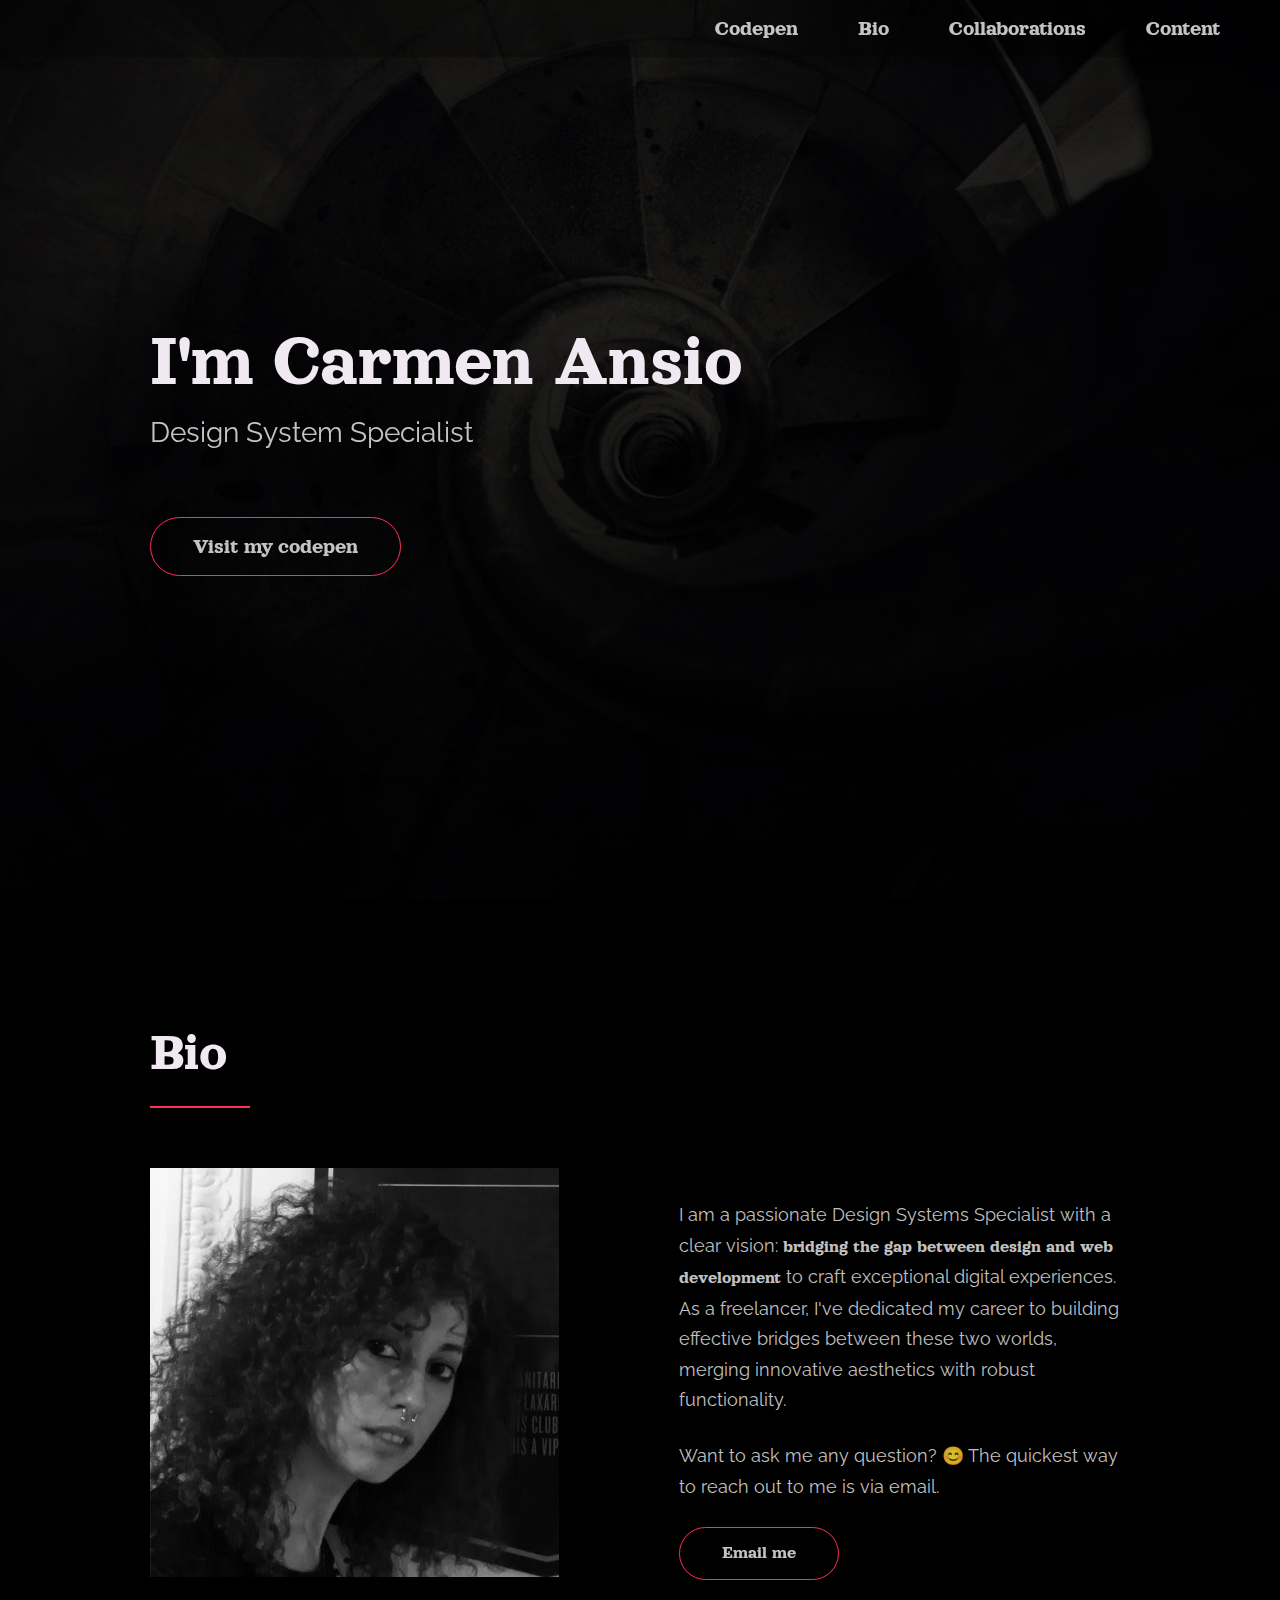
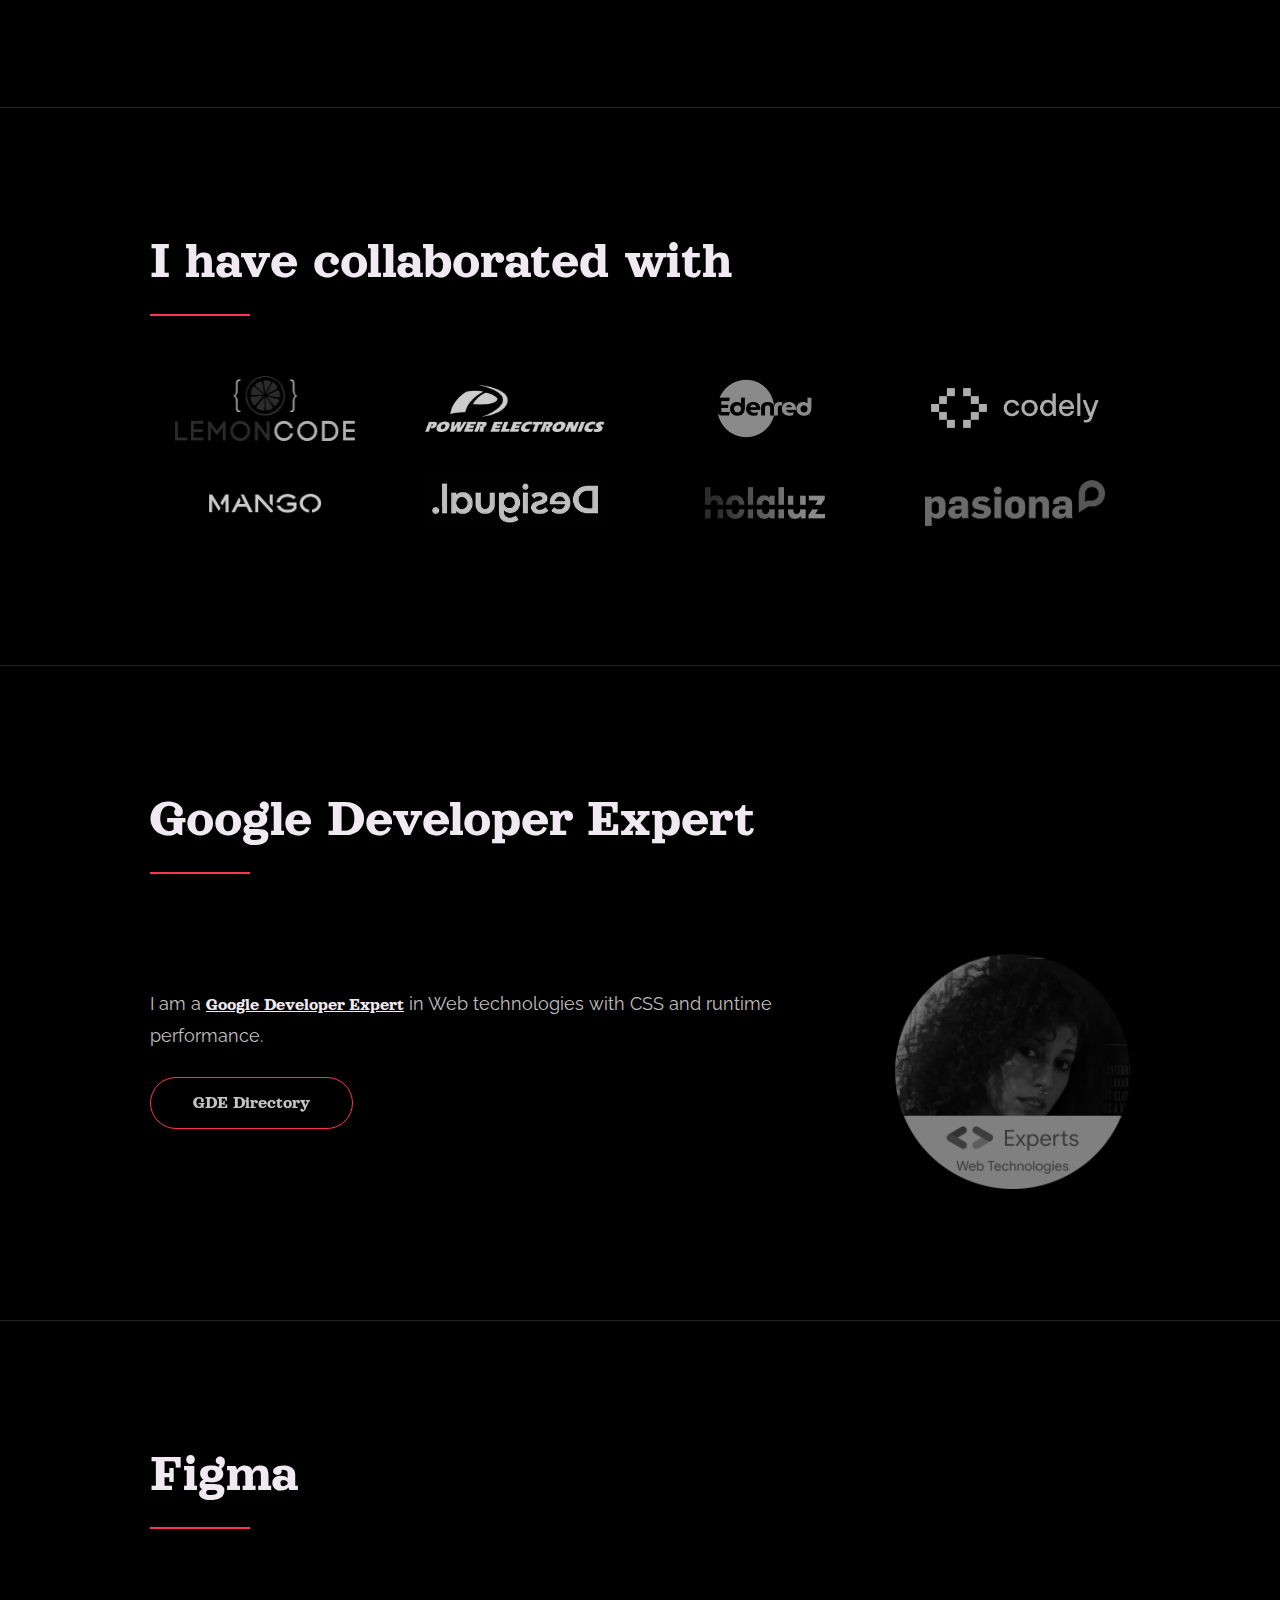
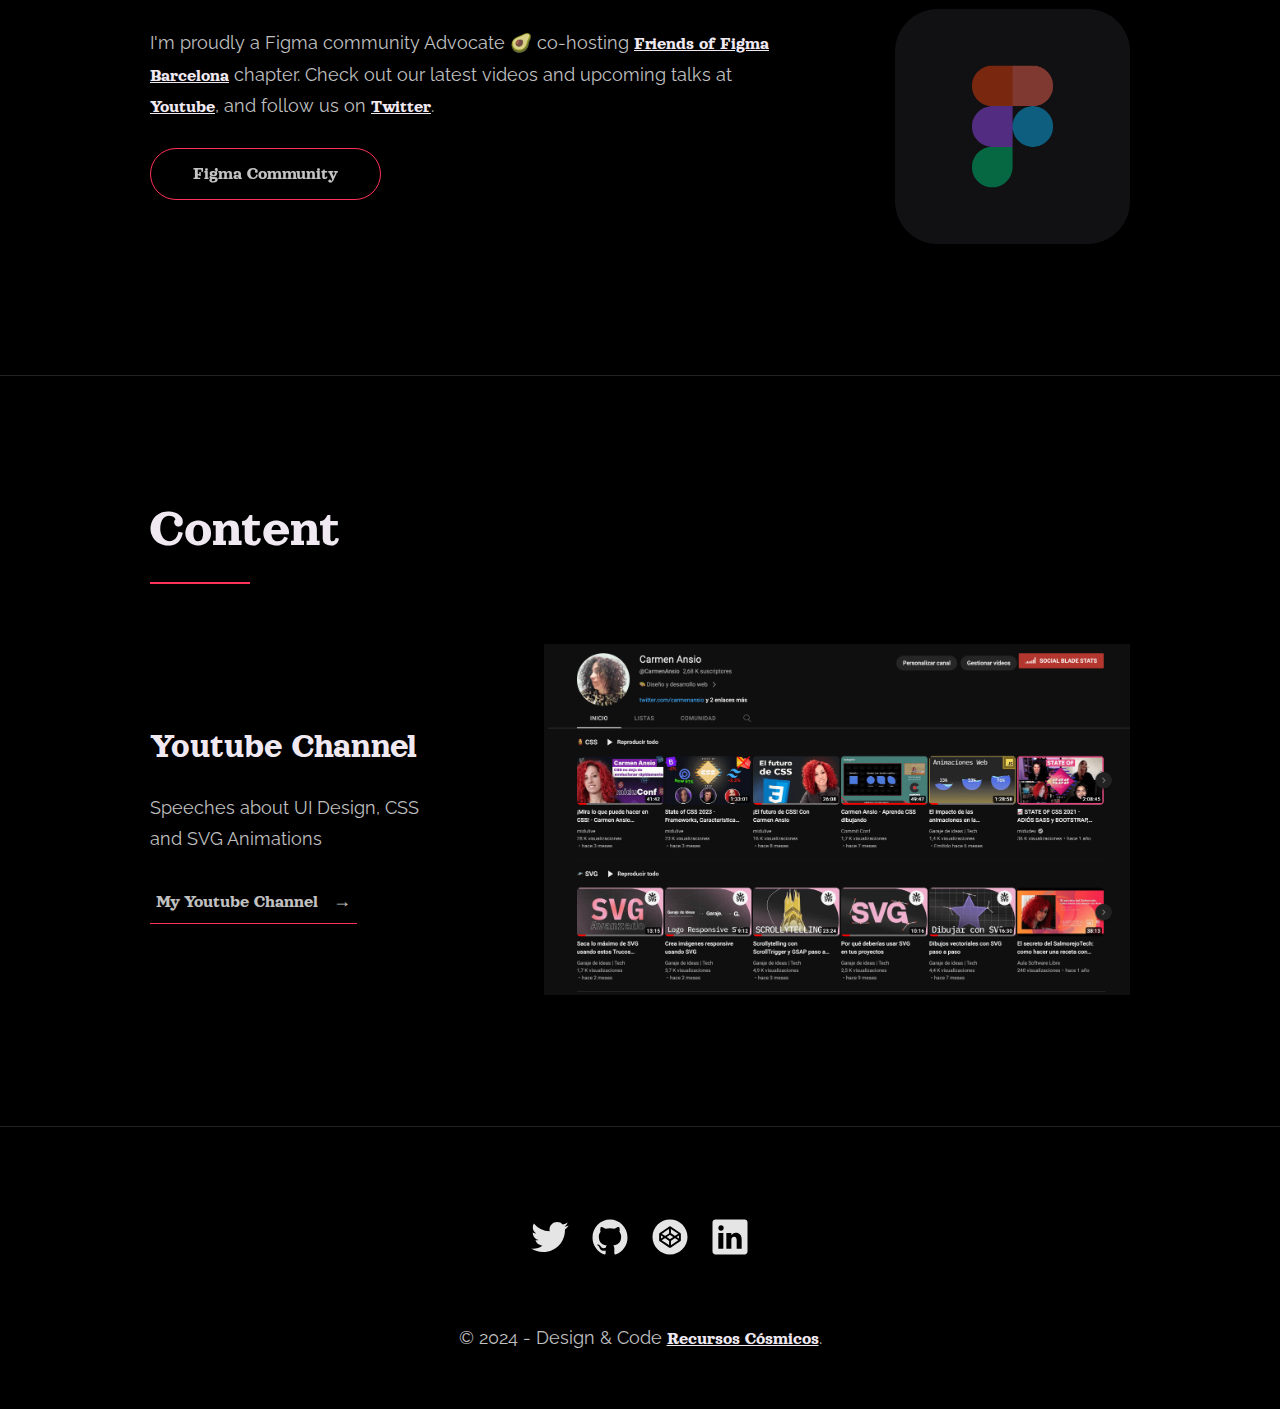
<file: index.html>
<!DOCTYPE html>
<html lang="es">

<head>
  <meta charset="UTF-8" />
  <meta name="viewport" content="width=device-width, initial-scale=1.0" />
  <link rel="shortcut icon" type="image/png" href="./images/favicon.png" />
  <title>Carmen Ansio | UX Engineer | Barcelona, Catalunya.</title>
  <meta name="description" content="Hi, I'm Carmen, UX Engineer, Design System Consultant and CSS lover" />
  <meta name="keywords" content="Carmen Ansio, designer, coder, CSS, SVG, UI, UX" />
  <link rel="stylesheet" href="https://cdnjs.cloudflare.com/ajax/libs/font-awesome/4.7.0/css/font-awesome.min.css" />
  <link rel="stylesheet" href="index.css" />
  <script src="https://ajax.googleapis.com/ajax/libs/jquery/3.6.0/jquery.min.js"></script>
</head>

<body>
  <header class="header" role="banner" id="top">
    <div class="row navbar">
      <button type="button" class="nav__button">&#9776;</button>
      <input type="checkbox" class="nav__button-checkbox" />
      <nav class="nav" role="navigation">
        <ul class="nav__items">
          <li class="nav__item">
            <a href="https://codepen.io/carmenansio" class="nav__link">Codepen</a>
          </li>
          <li class="nav__item">
            <a href="#bio" class="nav__link">Bio</a>
          </li>
          <li class="nav__item">
            <a href="#clients" class="nav__link">Collaborations</a>
          </li>
          <li class="nav__item">
            <a href="#content" class="nav__link">Content</a>
          </li>
        </ul>
      </nav>
    </div>
    <div class="header__text-box row">
      <div class="header__text">
        <h1 class="heading-primary">
          I'm Carmen Ansio
        </h1>
        <p>Design System Specialist</p>
        <a href="https://codepen.io/carmenansio" class="btn">Visit my codepen</a>
      </div>
    </div>
  </header>

  <main role="main">
    <section class="bio" id="bio">
      <div class="row">
        <h2>Bio</h2>
        <div class="bio__content">
          <div class="bio__text">
            <p>
              I am a passionate Design Systems Specialist with a clear vision: <span class="bridge">bridging the gap
                between design and web development</span> to craft exceptional digital experiences. As a freelancer,
              I've dedicated my career
              to
              building effective bridges between these two worlds, merging innovative aesthetics with robust
              functionality.
            </p>
            <p>
              Want to ask me any question? 😊 The quickest way to reach out to
              me is via email.
            </p>
            <a href="mailto:hola@carmenansio.dev" class="btn">Email me</a>
          </div>

          <div class="bio__photo-container">
            <img class="bio__photo" src="./images/carmenansio.jpg" alt="" />
          </div>
        </div>
      </div>
    </section>



    <section class="client" id="clients">
      <div class="row">
        <h2>I have collaborated with</h2>
        <div class="client__logos">
          <ul>
            <li>
              <img src="./images/lemoncode.png" class="client__logo" alt="Lemoncode Logo" />
            </li>
            <li>
              <img src="./images/power.png" class="client__logo" alt="Power Electronics Logo" />
            </li>
            <li>
              <img src="./images/edenred.png" class="client__logo" alt="Edenred Logo" />
            </li>
            <li>
              <img src="./images/codely.png" class="client__logo" alt="Codely TV logo" />
            </li>
            <li>
              <img src="./images/mango.png" class="client__logo" alt="Mango logo" />
            </li>
            <li>
              <img src="./images/desigual.png" class="client__logo" alt="Desigual logo" />
            </li>
            <li>
              <img src="./images/holaluz.png" class="client__logo holaluz" alt="Holaluz logo" />
            </li>
            <li>
              <img src="./images/pasiona.png" class="client__logo" alt="Pasiona logo" />
            </li>
          </ul>
        </div>
      </div>
    </section>

    <section class="gde" id="gde">
      <div class="row">
        <h2>Google Developer Expert</h2>
        <div class="gde__content">
          <div class="gde__text">
            <p>
              I am a
              <a href="https://developers.google.com/community/experts">Google Developer Expert</a>
              in Web technologies with CSS and runtime performance.
            </p>
            <a href="https://developers.google.com/community/experts/directory?hl=es-419&text=Carmen" class="btn">GDE
              Directory</a>
          </div>

          <div class="gde__photo-container">
            <a href="https://developers.google.com/community/experts">
              <img class="gde__photo" src="./images/badge.png" alt="Figma logo" />
            </a>
          </div>
        </div>
      </div>
    </section>

    <section class="fof" id="fof">
      <div class="row">
        <h2>Figma</h2>
        <div class="fof__content">
          <div class="fof__text">
            <p>
              I'm proudly a Figma community Advocate 🥑 co-hosting
              <a href="https://friends.figma.com/barcelona/">Friends of Figma Barcelona</a>
              chapter. Check out our latest videos and upcoming talks at
              <a href="https://www.youtube.com/c/FOFBarcelona">Youtube</a>,
              and follow us on
              <a href="https://twitter.com/fof_barcelona">Twitter</a>.
            </p>
            <a href="https://www.figma.com/community/explore" class="btn">Figma Community</a>
          </div>

          <div class="fof__photo-container">
            <a href="https://www.figma.com/">
              <img class="fof__photo" src="./images/figma.png" alt="Figma logo" />
            </a>
          </div>
        </div>
      </div>
    </section>
    <section class="content" id="content">
      <div class="row">
        <h2>Content</h2>
        <div class="content__boxes">
          <div class="content__box">
            <div class="content__text">
              <h3>Youtube Channel</h3>
              <p>Speeches about UI Design, CSS and SVG Animations</p>
              <div class="content__links">
                <a href="https://www.youtube.com/carmenansio" target="_blank" class="link__text">
                  My Youtube Channel <span>&rarr;</span>
                </a>
              </div>
            </div>
            <div class="content__image-box">
              <a href="https://www.youtube.com/carmenansio"">
                <img src=" ./images/youtube.png" class="content__image" alt="Youtube Channel" />
              </a>
            </div>
          </div>
        </div>
      </div>
    </section>
  </main>

  <footer role="contentinfo" class="footer">
    <div class="row">
      <ul class="footer__social-links">
        <li class="footer__social-link-item">
          <a href="https://twitter.com/carmenansio/" title="Link to Twitter Profile">
            <img src="./images/twitter.svg" class="footer__social-image" alt="Twitter" />
          </a>
        </li>
        <li class="footer__social-link-item">
          <a href="https://github.com/carmenansio/" title="Link to Github Profile">
            <img src="./images/github.svg" class="footer__social-image" alt="Github" />
          </a>
        </li>
        <li class="footer__social-link-item">
          <a href="https://codepen.io/carmenansio" title="Link to Codepen Profile">
            <img src="./images/codepen.svg" class="footer__social-image" alt="Codepen" />
          </a>
        </li>
        <li class="footer__social-link-item">
          <a href="https://www.linkedin.com/in/carmenansio/">
            <img src="./images/linkedin.svg" title="Link to Linkedin Profile" class="footer__social-image"
              alt="Linkedin" />
          </a>
        </li>
      </ul>
      <p>
        &copy; 2024 - Design & Code
        <a href="https://www.recursoscosmicos.com" class="link">Recursos Cósmicos</a>.
      </p>
    </div>
  </footer>

  <a href="#top" class="back-to-top" title="Back to Top">
    <img src="./images/arrow-up.svg" alt="Back to Top" class="back-to-top__image" />
  </a>
  <script src="./index.js"></script>
</body>

</html>
</file>
<file: index.css>
/* --------------------------------------- */


/* ----- Basic Setup ----- */


/* --------------------------------------- */

@import url('https://fonts.googleapis.com/css2?family=Orelega+One&display=swap');
@import url('https://fonts.googleapis.com/css2?family=Raleway&display=swap');
* {
    margin: 0;
    padding: 0;
    box-sizing: inherit;
}

:root {
    --font-size-small: 1.8rem;
    --font-size-normal: 2.2rem;
    --font-size-medium: 2.8rem;
    --font-size-medium-1: 3.6rem;
    --font-size-large: 5.5rem;
    --font-size-huge: 7.5rem;
    --font-stack: 'Raleway', sans-serif;
    --font-heading: 'Orelega One', sans-serif;
    --line-height-normal: 1.7;
    --line-height-small: 1.2;
    --black: #000;
    --pink: #ff3258;
    --white: #f0e9f2;
    --white-1: #e5e5e6da;
    --container-max-width: 1180px;
    --container-normal-width: 800px;
    --container-medium-width: 700px;
    --container-small-width: 500px;
    --gutter-huge: 12rem;
    --gutter-medium: 6rem;
    --gutter-normal: 3rem;
    --gutter-small-1: 2.5rem;
    --gutter-small: 2rem;
    --border-light: 1px solid rgb(36, 35, 35);
}

html {
    font-size: 62.5%;
    /* (16/10)*100 = 62.5% => 1rem = 10px */
    box-sizing: border-box;
    scroll-behavior: smooth;
}

@media(max-width: 1000px) {
    html {
        font-size: 52%;
    }
}

body {
    font-size: var(--font-size-small);
    font-family: var(--font-stack);
    font-weight: 400;
    color: var(--white-1);
    line-height: var(--line-height-normal);
    background: var(--black);
    overflow-x: hidden;
}

.row {
    max-width: var(--container-max-width);
    margin: 0 auto;
}

@media(max-width: 1340px) {
    .row {
        max-width: 1100px;
    }
}

@media(max-width: 2560px) {
    .row {
        padding: 0 var(--gutter-medium);
    }
}

@media(max-width: 600px) {
    .row {
        padding: 0 var(--gutter-normal);
    }
}

@media(max-width: 600px) {
    .row {
        padding: 0 var(--gutter-small);
    }
}

section {
    padding: var(--gutter-huge) 0;
    border-bottom: var(--border-light);
}

img {
    object-fit: contain;
    max-width: 100%;
}

img.bio__photo {
    filter: grayscale(1);
}

/* --------------------------------------- */


/* ----- Headlines and Paragraphs ----- */


/* --------------------------------------- */

h1,
h2,
h3 {
    font-family: var(--font-heading);
    font-weight: 400;
    line-height: var(--line-height-small);
    color: var(--white);
}

.heading-primary {
    line-height: 1;
    font-size: var(--font-size-huge);
    font-weight: 400;
}

@media(max-width: 900px) {
    .heading-primary {
        font-size: 6.5rem;
    }
}

h2 {
    font-size: var(--font-size-large);
    margin-bottom: var(--gutter-medium);
}

h2::after {
    content: '';
    display: block;
    height: 2px;
    width: 10rem;
    background: var(--pink);
    margin: var(--gutter-small) 0;
}

h3 {
    font-size: var(--font-size-medium-1);
    margin-bottom: var(--gutter-small);
}

@media(max-width: 500px) {
    .heading-primary {
        font-size: var(--font-size-large);
    }
    h2 {
        font-size: var(--font-size-medium-1);
    }
    h3 {
        font-size: var(--font-size-medium);
    }
}

p {
    margin: var(--gutter-small-1) 0;
}

@media(max-width: 900px) {
    p {
        max-width: var(--container-small-width);
    }
}


/* --------------------------------------- */


/* ----- Buttons and Links ----- */


/* --------------------------------------- */

a {
    color: var(--white);
    font-weight: 400;
    font-family: var(--font-heading);
    transition: all .2s;
    outline: 2px solid transparent;
}

a:hover:not(.btn) {
    cursor: pointer;
    color: var(--white);
}

::-moz-focus-inner {
    border: 0;
}

button:focus,
a:focus {
    outline: 2px solid var(--pink);
}

body:not(.user-is-tabbing) button:focus,
body:not(.user-is-tabbing) a:focus {
    outline: none;
}

.link:hover {
    color: var(--pink);
}

.btn {
    position: relative;
    display: inline-block;
    padding: 1rem 4.2rem;
    text-decoration: none;
    color: inherit;
    border: 1px solid var(--pink);
    border-radius: 30px;
    font-weight: 400;
}

.btn:focus {
    outline: none;
}

.btn::after {
    content: '';
    display: block;
    position: absolute;
    border-radius: 30px;
    top: 0;
    left: 0;
    right: 100%;
    background: var(--white);
    height: 100%;
    z-index: -1;
    transition: all 0.2s cubic-bezier(1, 0.68, 0.16, 0.9);
}

.btn:hover::after,
.btn:focus::after {
    right: 0;
    background: var(--pink);
}

.btn--pink {
    background: var(--pink);
    transition: all 0.2s;
}

.btn--pink::after {
    display: none;
}

.btn--pink:hover,
.btn--pink:focus {
    background: transparent;
}

.link__text {
    position: relative;
    display: inline-block;
    padding: .6rem;
    color: inherit;
    text-decoration: none;
    border-bottom: 1px solid var(--pink);
}

.link__text::after {
    content: '';
    display: block;
    position: absolute;
    top: 0;
    left: 0;
    right: 100%;
    background: var(--white);
    height: 100%;
    z-index: -1;
    transition: all 0.2s cubic-bezier(1, 0.68, 0.16, 0.9);
}

.link__text:focus {
    outline: none;
}

.link__text:hover::after,
.link__text:focus:after {
    right: 0;
    background: var(--pink);
}

.link__text span {
    padding-left: 1rem;
    font-family: var(--font-stack);
}


/* ----- Back to Top ----- */

.back-to-top {
    position: fixed;
    bottom: 4rem;
    right: 4rem;
    display: flex;
    justify-content: center;
    align-items: center;
    height: 5.5rem;
    width: 5.5rem;
    background-color: var(--pink);
    border-radius: 50%;
    z-index: 10;
    visibility: hidden;
    transition: all .4s;
}

.back-to-top__image {
    height: 70%;
}

@media(max-width: 900px) {
    .back-to-top {
        right: 2rem;
    }
}

@media(max-width: 500px) {
    .back-to-top {
        right: 1rem;
    }
}


/* --------------------------------------- */


/* ----- Navbar and hamburguer ----- */


/* --------------------------------------- */

.nav {
    display: none;
}

.nav__button,
.nav__button-checkbox {
    position: fixed;
    right: 0;
    width: 52px;
    height: 40px;
    background: transparent;
    border: none;
    color: var(--white);
    font-size: 3rem;
    opacity: 0;
    z-index: 99;
}

.nav__button {
    opacity: 1;
}

.nav__button-checkbox:checked~nav.nav {
    display: block;
    position: relative;
    font-size: var(--font-size-huge);
}

.nav__item {
    display: block;
}

.overlay {
    position: fixed;
    width: 100%;
    height: 100%;
    top: 0;
    left: 0;
    right: 0;
    bottom: 0;
    background-color: rgba(0, 0, 0, 0.9);
    z-index: 2;
    transition: 0.5s;
}

.overlay a {
    text-decoration: none;
    transition: 0.3s;
}

.overlay .nav__items {
    margin-top: 3rem;
}

@media(max-width: 500px) {
    .nav {
        justify-content: center;
    }
}

@media(max-width: 300px) {
    .nav {
        font-size: var(--font-size-small);
    }
}

@media(min-width: 400px) {
    .nav__button,
    .nav__button-checkbox {
        display: none;
    }
    .nav__link {
        position: relative;
        display: inline-block;
        padding: 1rem 0;
        text-decoration: none;
        color: inherit;
        transition: all .2s;
    }
    .nav__link::after {
        content: '';
        position: absolute;
        bottom: 0;
        left: 0;
        right: 100%;
        display: inline-block;
        height: 1rem;
        background: var(--white);
        transition: all 0.25s cubic-bezier(1, 0.68, 0.16, 0.9);
    }
    .nav__link:hover {
        color: var(--pink);
    }
    .nav__link:hover::after {
        right: 0;
        height: 2px;
        background: var(--pink);
    }
    .nav {
        display: flex;
        justify-content: flex-end;
    }
    .nav__items {
        display: flex;
        list-style: none;
    }
    .nav__item:not(:last-child) {
        margin-right: var(--gutter-medium);
    }
    .navbar {
        transition: all .1s ease;
        background: rgba(0, 0, 0, .3);
        position: fixed;
        top: 0;
        left: 0;
        right: 0;
        box-shadow: 0 1px 10px rgb(0 0 0 / 10%);
        max-width: 100%;
    }
    .row.navbar.nav-down {
        position: fixed;
        top: 0;
        left: 0;
        right: 0;
        box-shadow: 0 1px 10px rgb(0 0 0 / 10%);
        max-width: 100%;
    }
    .row.navbar.nav-up {
        top: -84px;
    }
}


/* --------------------------------------- */


/* ----- Header ----- */


/* --------------------------------------- */

.header {
    background: linear-gradient(rgba(0, 0, 0, .1), rgba(0, 0, 0, .4)), url('./images/header.jpg');
    height: 100vh;
    background-size: cover;
    background-position: center;
    background-attachment: fixed;
    font-size: var(--font-size-normal);
}

.header__text {
    position: absolute;
    top: 50%;
    transform: translateY(-50%);
}

.header__text p {
    margin: 1rem 0 6rem;
    max-width: var(--container-medium-width);
    font-family: var(--font-stack);
    font-size: var(--font-size-medium);
}

@media(max-width: 500px) {
    .header {
        text-align: center;
    }
    .header__text {
        padding: 20px;
        left: 0;
    }
    .header__text p {
        transform: scale(.8);
    }
}


/* --------------------------------------- */


/* ----- intro web hand ----- */


/* --------------------------------------- */

@keyframes waveHand {
    0% {
        transform: rotate(7deg);
    }
    50% {
        transform: rotate(-7deg);
    }
    100% {
        transform: rotate(7deg);
    }
}

.wave {
    transition: 1.5s ease;
    display: inline-block;
    animation-name: waveHand;
    animation-iteration-count: infinite;
    animation-duration: 1.3s;
    animation-timing-function: ease;
    transform-origin: 90% 80%;
    opacity: 1;
}


/* --------------------------------------- */


/* ----- content ----- */


/* --------------------------------------- */

.content__box {
    display: flex;
    align-items: center;
}

@media(max-width: 900px) {
    .content__box {
        align-items: initial;
        flex-direction: column-reverse;
    }
}

.content__box:not(:last-child) {
    margin-bottom: 10rem;
}

@media(max-width: 500px) {
    .content__box:not(:last-child) {
        margin-bottom: 20rem;
    }
}

.content__links {
    display: flex;
    align-items: center;
}

.content__text {
    flex: 0 0 30%;
}

.content__list {
    /* list-style-type: square; */
    list-style-position: inside;
    margin-bottom: var(--gutter-normal);
}

.content__code {
    display: block;
    height: 3rem;
    margin-left: var(--gutter-normal);
    transition: all .3s;
}

.content__code:hover {
    transform: scale(1.2);
}

.content__image-box {
    margin-bottom: var(--gutter-normal);
}

@media(min-width: 901px) {
    .content__image-box {
        flex: 1;
        margin: 0 0 0 10rem;
    }
}

@media(max-width: 900px) {
    .content__code {
        height: 4rem;
    }
}


/* --------------------------------------- */


/* ----- clients ----- */


/* --------------------------------------- */

.client__logos {
    filter: invert(100%) grayscale(100%) opacity(.8);

    ul {
        list-style: none;
        --auto-grid-min-size: 20rem;
        display: grid;
        grid-gap: 2rem;
        grid-template-columns: repeat(auto-fill, minmax(var(--auto-grid-min-size), 1fr));
        justify-items: center;
    }
}

.client__logo {
    height: 6.5rem;
    max-width: 18rem;
}

.holaluz {
    max-width: 12rem;
}

@media(max-width: 1240px) {
    .client__logos {
        overflow-x: scroll;
        padding: var(--gutter-normal);
    }
    .client__logo:not(:last-of-type) {
        margin-right: var(--gutter-medium);
    }
}


/* --------------------------------------- */


/* ----- bio ----- */


/* --------------------------------------- */

.bio__content {
    display: flex;
    flex-direction: row-reverse;
    align-items: center;
}

.bridge {
    font-weight: 400;
    font-family: var(--font-heading);
}

@media(max-width: 900px) {
    .bio__content {
        flex-direction: column-reverse;
        align-items: initial;
    }
}

.bio__photo-container {
    margin-bottom: var(--gutter-normal);
}

@media(min-width: 901px) {
    .bio__text {
        flex: 0 0 46%;
    }
    .bio__photo-container {
        flex: 1;
        margin: 0 var(--gutter-huge) 0 0;
    }
}


/* --------------------------------------- */


/* ----- Contact ----- */


/* --------------------------------------- */

.contact__info {
    max-width: var(--container-medium-width);
}


/* --------------------------------------- */


/* ----- gde and figma ----- */


/* --------------------------------------- */

.fof__content,
.gde__content {
    display: flex;
    flex-direction: row;
    align-items: center;
}

.fof h2,
.gde h2 {
    margin-bottom: 0;
}

img.fof__photo,
img.gde__photo {
    opacity: 0.5;
    margin-top: var(--gutter-medium);
}

img.fof__photo:hover,
img.gde__photo:hover {
    opacity: 1;
    cursor: pointer;
}

img.gde__photo {
    filter: grayscale(1);
}

@media(max-width: 900px) {
    .fof__content,
    .gde__content {
        flex-direction: column;
        align-items: initial;
    }
}

@media(min-width: 901px) {
    .fof__text,
    .gde__text {
        flex: 1;
        margin: 0 var(--gutter-huge) 0 0;
    }
    .fof__photo-container,
    .gde__photo-container {
        flex: 0 0 24%;
    }
}


/* --------------------------------------- */


/* ----- Footer ----- */


/* --------------------------------------- */

.footer {
    text-align: center;
    padding: var(--gutter-medium) 0 var(--gutter-normal);
}

.footer__social-links {
    display: flex;
    justify-content: center;
    padding: var(--gutter-normal) 0;
    list-style: none;
}

.footer__social-link-item:not(:last-of-type) {
    margin-right: var(--gutter-small);
}

.footer__social-image {
    height: 4rem;
}

.footer__social-image:hover {
    opacity: .7;
    cursor: pointer;
}

.footer__github-buttons {
    display: flex;
    justify-content: center;
}

.footer__github-buttons iframe {
    height: 2.5rem;
    width: 84px;
    transform: translateY(3px);
}

@media(max-width: 500px) {
    .footer {
        padding: var(--gutter-medium) 0;
    }
}
</file>
